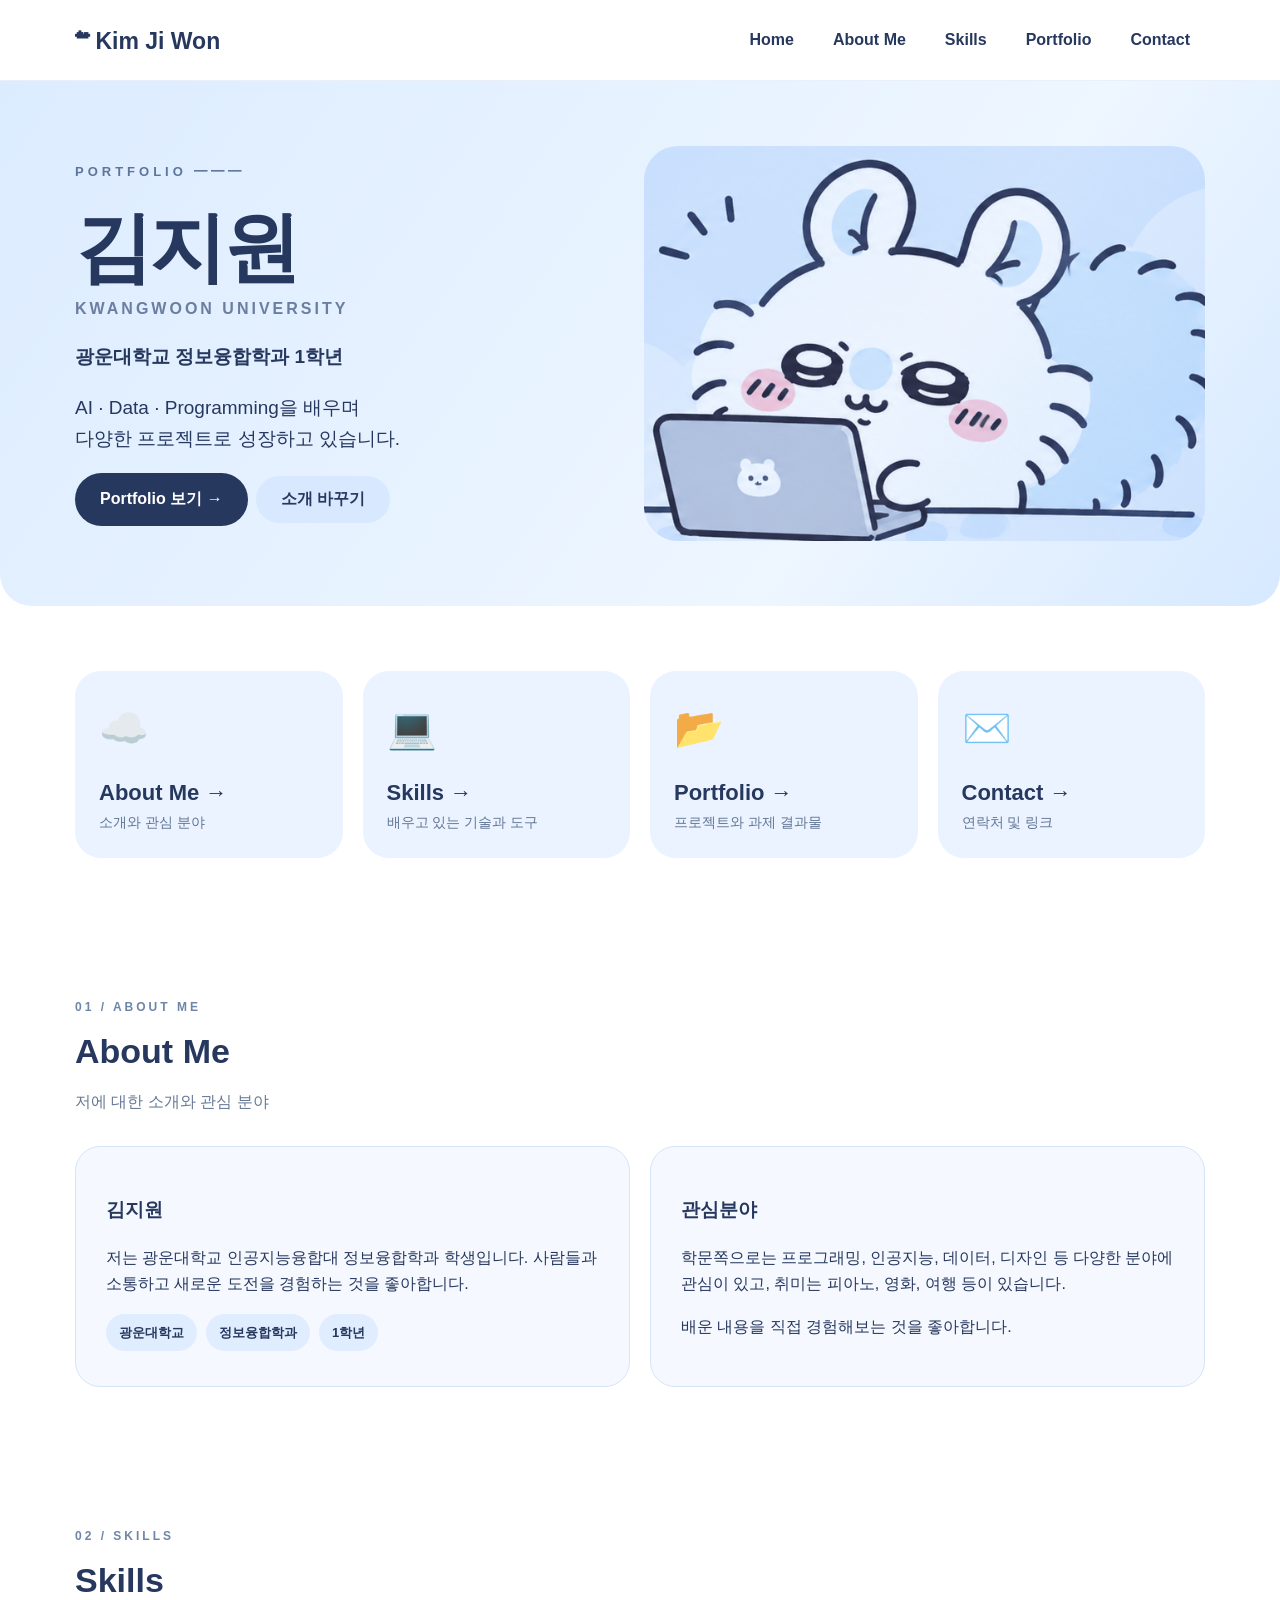
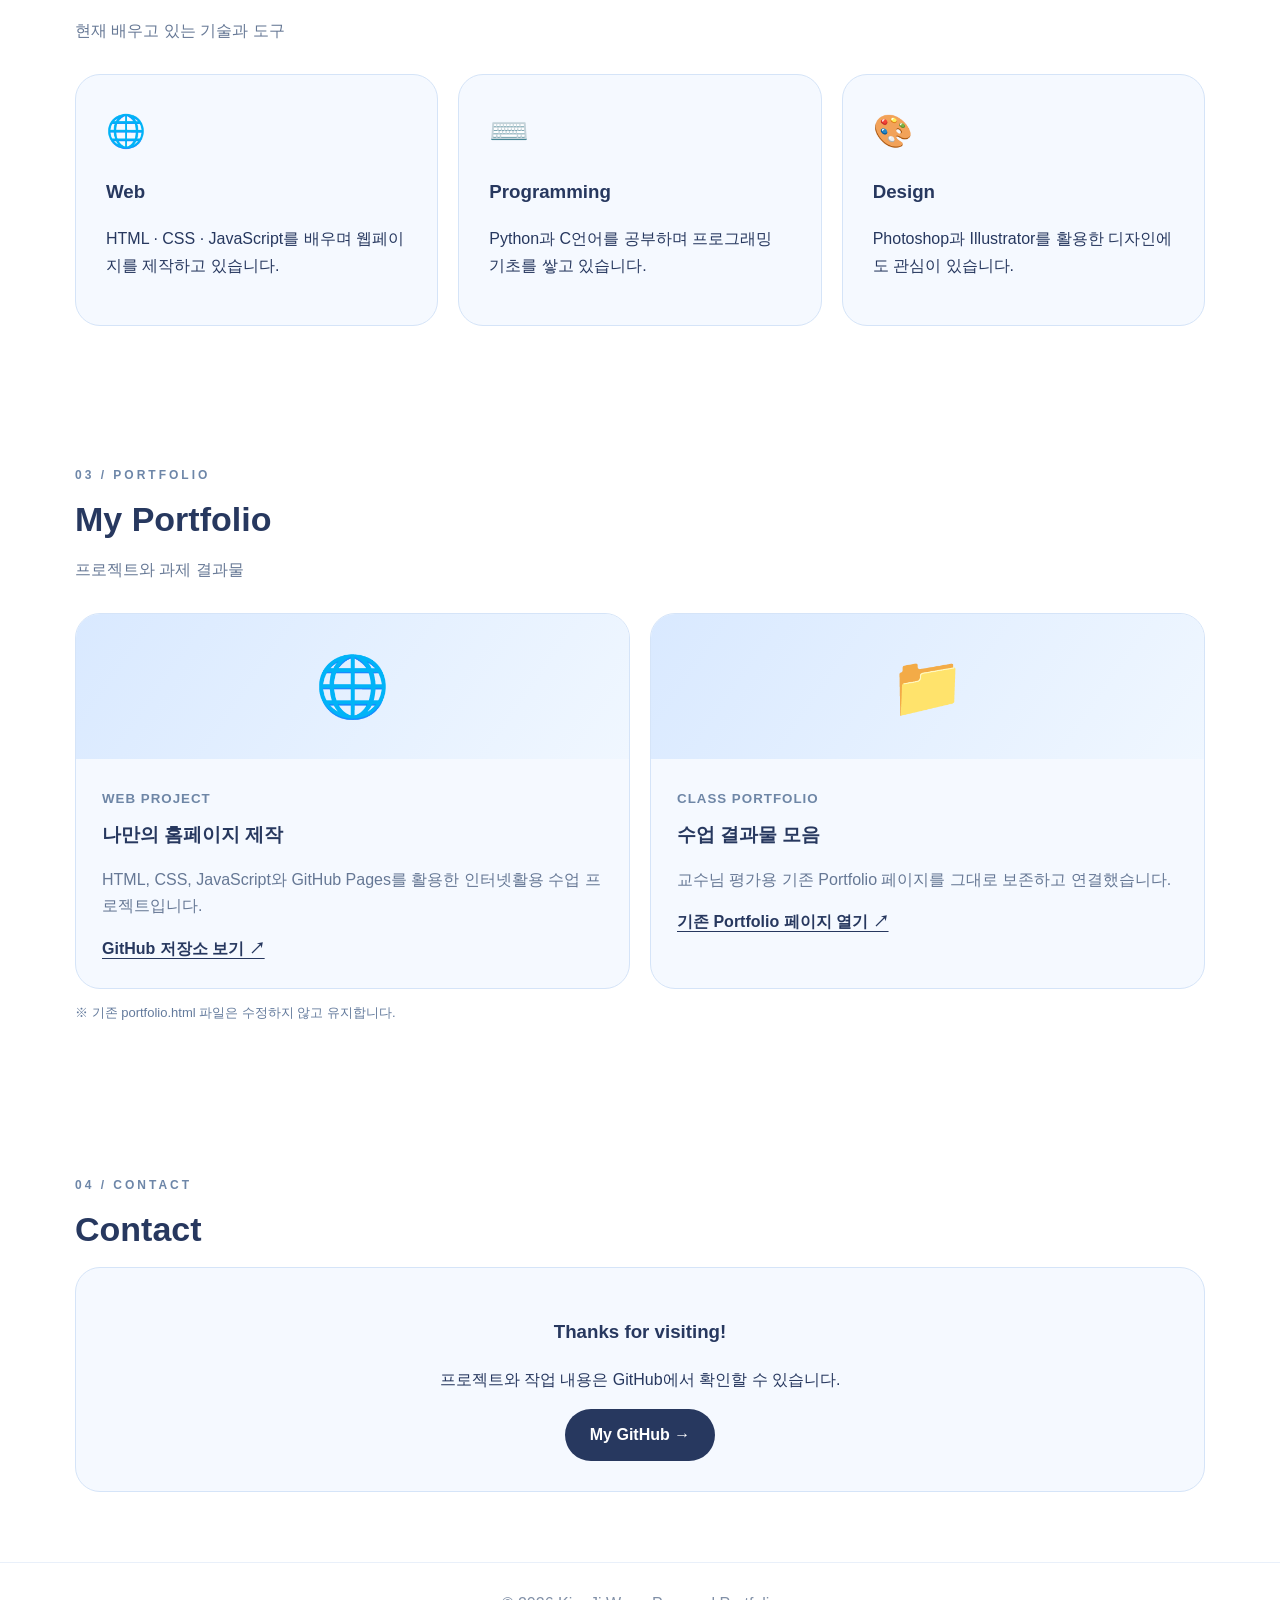
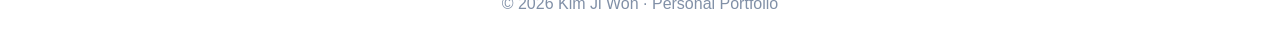
<file: index.html>
<!DOCTYPE html>
<html lang="ko">
<head>
<meta charset="UTF-8">
<meta name="viewport" content="width=device-width, initial-scale=1.0">
<title>김지원 | Portfolio</title>
<style>
/* 전체 디자인: 하늘색 + 남색 */
:root{--navy:#27385f;--blue:#dcecff;--light:#f4f9ff;--line:#d5e4f8;--muted:#667895}
*{box-sizing:border-box}html{scroll-behavior:smooth}body{margin:0;color:var(--navy);font-family:'Segoe UI','Malgun Gothic',sans-serif;background:#fff;line-height:1.65}a{text-decoration:none;color:inherit}
nav{position:sticky;top:0;z-index:10;background:#ffffffed;backdrop-filter:blur(12px);border-bottom:1px solid #eaf0fa}.nav-inner{max-width:1180px;margin:auto;padding:17px 25px;display:flex;align-items:center;justify-content:space-between;gap:20px}.logo{font-size:23px;font-weight:900;white-space:nowrap}.logo span{font-size:28px}.links{display:flex;gap:9px;flex-wrap:wrap}.links a{padding:8px 15px;border-radius:22px;font-weight:700}.links a:hover,.links a:focus{background:#dceaff}
.hero{background:linear-gradient(125deg,#dcecff 0%,#eef6ff 68%,#d6e9ff 100%);border-radius:0 0 32px 32px;overflow:hidden}.hero-inner{max-width:1180px;margin:auto;min-height:490px;padding:65px 25px;display:grid;grid-template-columns:1fr 1.05fr;align-items:center;gap:35px}.eyebrow{font-size:13px;font-weight:800;letter-spacing:4px;color:#5e759b}.hero h1{font-size:clamp(48px,6vw,83px);line-height:1.15;letter-spacing:-3px;margin:20px 0 5px}.university{font-weight:800;letter-spacing:3px;color:#6a7e9f}.hero p{font-size:19px;max-width:480px}.hero-visual{position:relative}.hero-visual img{width:100%;border-radius:34px;mix-blend-mode:multiply;display:block}.btn{display:inline-block;background:var(--navy);color:white;border:0;border-radius:40px;padding:13px 25px;font-size:16px;font-weight:700;cursor:pointer}.btn:hover{background:#415a8a}.btn-secondary{background:#d8e9ff;color:var(--navy);margin-left:8px}.btn-secondary:hover{background:#c3dbfb}
main{max-width:1180px;margin:auto;padding:0 25px}section{padding:70px 0;scroll-margin-top:85px}.section-label{color:#6d86a8;letter-spacing:3px;font-size:12px;font-weight:800}.section-title{font-size:34px;margin:5px 0 10px}.sub{color:var(--muted);margin:0 0 30px}.quick-grid{display:grid;grid-template-columns:repeat(4,1fr);gap:20px;margin-top:-5px}.quick{display:block;background:#eaf3ff;border-radius:26px;padding:24px;transition:transform .2s,box-shadow .2s}.quick:hover{transform:translateY(-5px);box-shadow:0 10px 25px #b2c8e550}.quick .face{font-size:40px}.quick h3{font-size:22px;margin:14px 0 0}.quick p{margin:0;color:#617593;font-size:14px}.panel{background:#f5f9ff;border:1px solid var(--line);border-radius:25px;padding:30px}.two{display:grid;grid-template-columns:1fr 1fr;gap:20px}.tags{display:flex;gap:9px;flex-wrap:wrap}.tag{background:#e0edff;border-radius:30px;padding:8px 13px;font-size:13px;font-weight:700}.skills-grid{display:grid;grid-template-columns:repeat(3,1fr);gap:20px}.skill-icon{font-size:32px}.portfolio-grid{display:grid;grid-template-columns:repeat(2,1fr);gap:20px}.project{overflow:hidden;padding:0}.project-top{background:linear-gradient(125deg,#d9e9ff,#f0f7ff);height:145px;display:flex;justify-content:center;align-items:center;font-size:60px}.project-body{padding:26px}.project small{font-weight:800;color:#6e86a6;letter-spacing:1px}.project h3{margin:8px 0}.project p{color:var(--muted)}.project a{font-weight:800;text-decoration:underline;text-underline-offset:4px}.note{font-size:13px;color:#637a9c}.contact-panel{text-align:center}footer{text-align:center;padding:28px;color:#8190a7;border-top:1px solid #e9f0fa}
@media(max-width:800px){.hero-inner{grid-template-columns:1fr;padding-top:48px}.hero-visual{max-width:540px}.quick-grid{grid-template-columns:repeat(2,1fr)}.skills-grid{grid-template-columns:1fr}.two,.portfolio-grid{grid-template-columns:1fr}.nav-inner{flex-direction:column}.links{justify-content:center;gap:0}.links a{font-size:13px;padding:7px 10px}.hero h1{font-size:52px}}@media(max-width:450px){.quick-grid{grid-template-columns:1fr 1fr;gap:10px}.quick{padding:16px}.quick h3{font-size:18px}.quick p{font-size:12px}.hero p{font-size:16px}.section-title{font-size:28px}}
</style>
</head>
<body>
<!-- 상단 메뉴 -->
<nav><div class="nav-inner"><a class="logo" href="#home"><span>☁</span> Kim Ji Won</a><div class="links"><a href="#home">Home</a><a href="#about">About Me</a><a href="#skills">Skills</a><a href="#portfolio">Portfolio</a><a href="#contact">Contact</a></div></div></nav>
<!-- 첫 화면 -->
<header class="hero" id="home"><div class="hero-inner"><div><div class="eyebrow">PORTFOLIO ━━━</div><h1>김지원</h1><div class="university">KWANGWOON UNIVERSITY</div><p><strong>광운대학교 정보융합학과 1학년</strong></p><p id="introText">AI · Data · Programming을 배우며<br>다양한 프로젝트로 성장하고 있습니다.</p><a class="btn" href="#portfolio">Portfolio 보기 →</a><button class="btn btn-secondary" id="changeIntro" type="button">소개 바꾸기</button></div><div class="hero-visual"><img src="momonga-hero.png" alt="하늘색 배경의 귀여운 흰색 캐릭터가 노트북을 사용하는 그림"></div></div></header>
<main>
<!-- 빠른 메뉴 -->
<section aria-label="바로가기"><div class="quick-grid"><a class="quick" href="#about"><div class="face">☁️</div><h3>About Me →</h3><p>소개와 관심 분야</p></a><a class="quick" href="#skills"><div class="face">💻</div><h3>Skills →</h3><p>배우고 있는 기술과 도구</p></a><a class="quick" href="#portfolio"><div class="face">📂</div><h3>Portfolio →</h3><p>프로젝트와 과제 결과물</p></a><a class="quick" href="#contact"><div class="face">✉️</div><h3>Contact →</h3><p>연락처 및 링크</p></a></div></section>
<section id="about"><div class="section-label">01 / ABOUT ME</div><h2 class="section-title">About Me</h2><p class="sub">저에 대한 소개와 관심 분야</p><div class="two"><div class="panel"><h3>김지원</h3><p>저는 광운대학교 인공지능융합대 정보융합학과 학생입니다. 사람들과 소통하고 새로운 도전을 경험하는 것을 좋아합니다.</p><div class="tags"><span class="tag">광운대학교</span><span class="tag">정보융합학과</span><span class="tag">1학년</span></div></div><div class="panel"><h3>관심분야</h3><p>학문쪽으로는 프로그래밍, 인공지능, 데이터, 디자인 등 다양한 분야에 관심이 있고, 취미는 피아노, 영화, 여행 등이 있습니다.</p><p>배운 내용을 직접 경험해보는 것을 좋아합니다.</p></div></div></section>
<section id="skills"><div class="section-label">02 / SKILLS</div><h2 class="section-title">Skills</h2><p class="sub">현재 배우고 있는 기술과 도구</p><div class="skills-grid"><div class="panel"><div class="skill-icon">🌐</div><h3>Web</h3><p>HTML · CSS · JavaScript를 배우며 웹페이지를 제작하고 있습니다.</p></div><div class="panel"><div class="skill-icon">⌨️</div><h3>Programming</h3><p>Python과 C언어를 공부하며 프로그래밍 기초를 쌓고 있습니다.</p></div><div class="panel"><div class="skill-icon">🎨</div><h3>Design</h3><p>Photoshop과 Illustrator를 활용한 디자인에도 관심이 있습니다.</p></div></div></section>
<!-- 교수님 평가용: 포트폴리오 섹션을 삭제하지 마세요. 기존 과제 링크는 확인 후 이곳에 추가하세요. -->
<section id="portfolio"><div class="section-label">03 / PORTFOLIO</div><h2 class="section-title">My Portfolio</h2><p class="sub">프로젝트와 과제 결과물</p><div class="portfolio-grid"><article class="panel project"><div class="project-top">🌐</div><div class="project-body"><small>WEB PROJECT</small><h3>나만의 홈페이지 제작</h3><p>HTML, CSS, JavaScript와 GitHub Pages를 활용한 인터넷활용 수업 프로젝트입니다.</p><a href="https://github.com/gimjiwon2017-lab/myhomepage" target="_blank" rel="noopener noreferrer">GitHub 저장소 보기 ↗</a></div></article><article class="panel project"><div class="project-top">📁</div><div class="project-body"><small>CLASS PORTFOLIO</small><h3>수업 결과물 모음</h3><p>교수님 평가용 기존 Portfolio 페이지를 그대로 보존하고 연결했습니다.</p><a href="portfolio.html">기존 Portfolio 페이지 열기 ↗</a></div></article></div><p class="note">※ 기존 portfolio.html 파일은 수정하지 않고 유지합니다.</p></section>
<section id="contact"><div class="section-label">04 / CONTACT</div><h2 class="section-title">Contact</h2><div class="panel contact-panel"><h3>Thanks for visiting!</h3><p>프로젝트와 작업 내용은 GitHub에서 확인할 수 있습니다.</p><a class="btn" href="https://github.com/gimjiwon2017-lab" target="_blank" rel="noopener noreferrer">My GitHub →</a></div></section>
</main><footer>© 2026 Kim Ji Won · Personal Portfolio</footer>
<script>
// JavaScript: 버튼을 누를 때마다 자기소개 문구 변경
const messages=['AI · Data · Programming을 배우며 다양한 프로젝트로 성장하고 있습니다.','새로운 기술을 배우고 직접 만들어 보는 것을 좋아합니다.','프로그래밍과 디자인을 연결하는 다양한 작업에 관심이 있습니다.'];
let messageIndex=0;
document.getElementById('changeIntro').addEventListener('click',function(){messageIndex=(messageIndex+1)%messages.length;document.getElementById('introText').textContent=messages[messageIndex];});
</script>
</body>
</html>
</file>
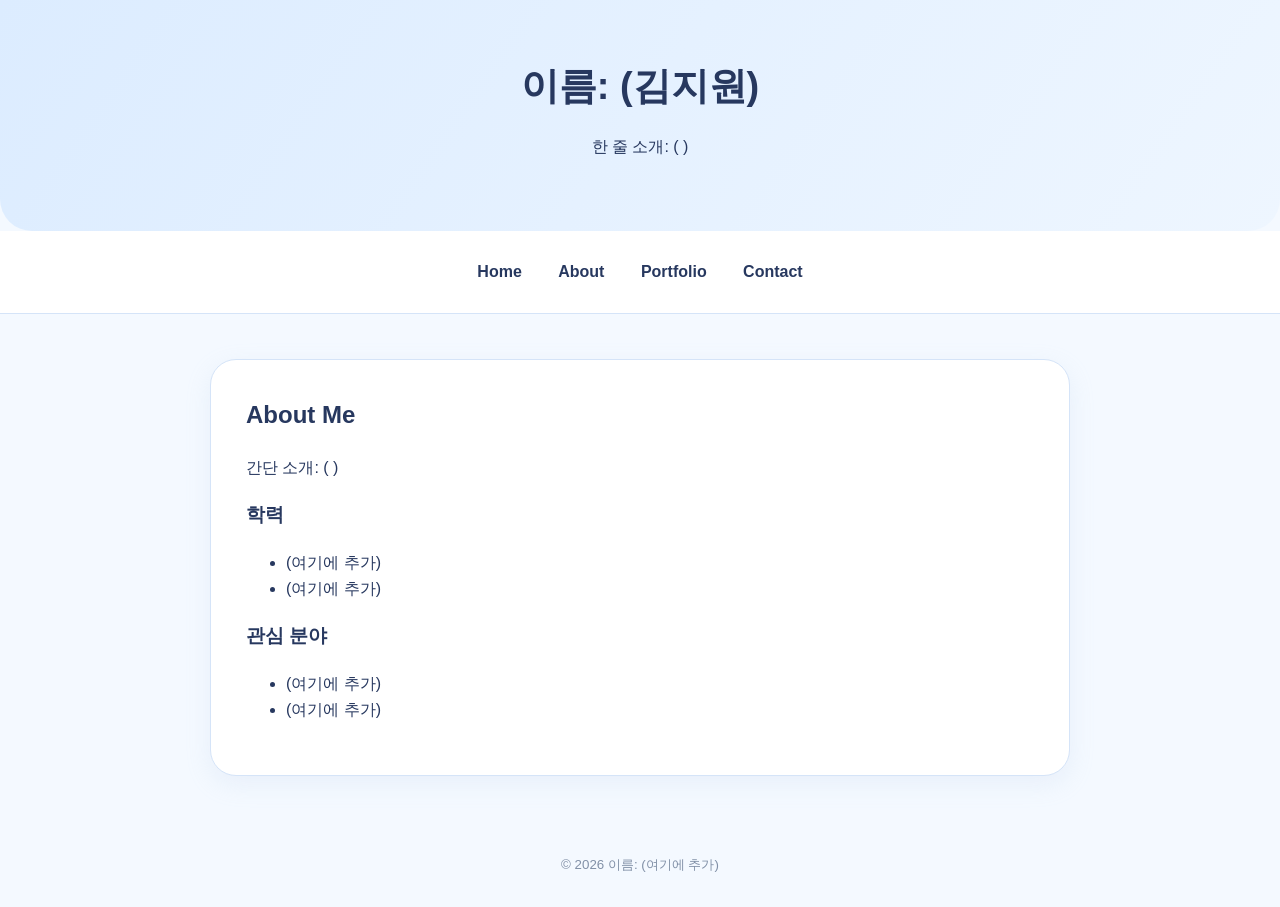
<file: about.html>
<!DOCTYPE html>
<html lang="ko">
<head>
  <meta charset="UTF-8" />
  <meta name="viewport" content="width=device-width, initial-scale=1.0"/>
  <title>인터넷활용 실습 템플릿</title>
  <link rel="stylesheet" href="momonga.css">
</head>
<body>
<header>
  <h1>이름: (김지원)</h1>
  <p class="subtitle">한 줄 소개: (  )</p>
</header>
<nav>
  <a href="index.html">Home</a>
  <a href="about.html">About</a>
  <a href="portfolio.html">Portfolio</a>
  <a href="contact.html">Contact</a>
</nav>
<main class="container">
<section>
  <h2>About Me</h2>
  <p>간단 소개: (  )</p>
  <h3>학력</h3>
  <ul>
    <li>(여기에 추가)</li>
    <li>(여기에 추가)</li>
  </ul>
  <h3>관심 분야</h3>
  <ul>
    <li>(여기에 추가)</li>
    <li>(여기에 추가)</li>
  </ul>
</section>
</main>
<footer>
  <small>&copy; <span id="year"></span> 이름: (여기에 추가)</small>
</footer>
<script src="script.js"></script>
</body>
</html>
</file>
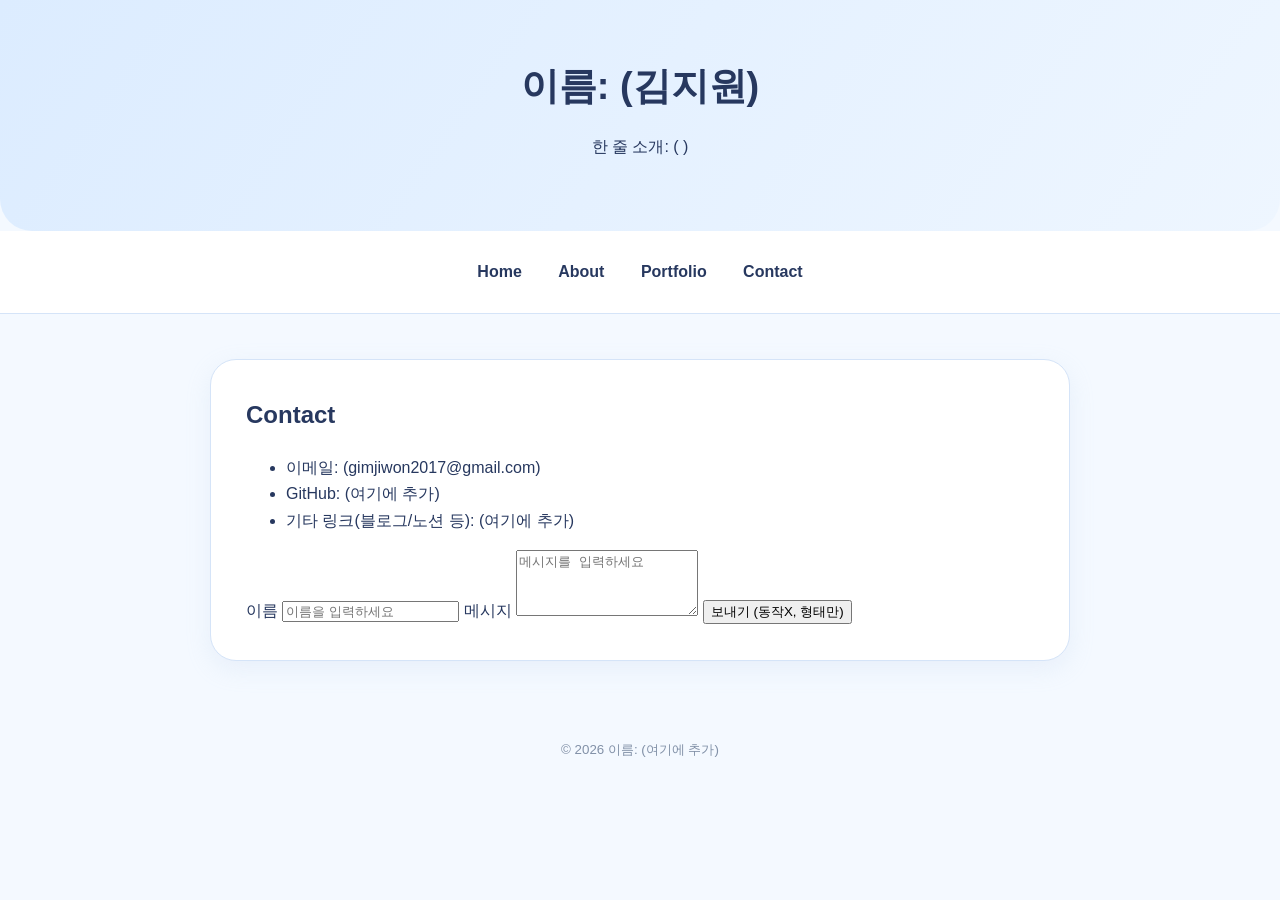
<file: contact.html>
<!DOCTYPE html>
<html lang="ko">
<head>
  <meta charset="UTF-8" />
  <meta name="viewport" content="width=device-width, initial-scale=1.0"/>
  <title>인터넷활용 실습 템플릿</title>
  <link rel="stylesheet" href="momonga.css">
</head>
<body>
<header>
  <h1>이름: (김지원)</h1>
  <p class="subtitle">한 줄 소개: (  )</p>
</header>
<nav>
  <a href="index.html">Home</a>
  <a href="about.html">About</a>
  <a href="portfolio.html">Portfolio</a>
  <a href="contact.html">Contact</a>
</nav>
<main class="container">
<section>
  <h2>Contact</h2>
  <ul>
    <li>이메일: (gimjiwon2017@gmail.com)</li>
    <li>GitHub: (여기에 추가)</li>
    <li>기타 링크(블로그/노션 등): (여기에 추가)</li>
  </ul>
  <!-- 아래는 정말 기본 예시 폼입니다. JS 없이도 동작하지 않아도 되며, 형태만 제공합니다. -->
  <form class="contact-form" onsubmit="return false;">
    <label>이름</label>
    <input type="text" placeholder="이름을 입력하세요">
    <label>메시지</label>
    <textarea rows="4" placeholder="메시지를 입력하세요"></textarea>
    <button type="submit">보내기 (동작X, 형태만)</button>
  </form>
</section>
</main>
<footer>
  <small>&copy; <span id="year"></span> 이름: (여기에 추가)</small>
</footer>
<script src="script.js"></script>
</body>
</html>
</file>
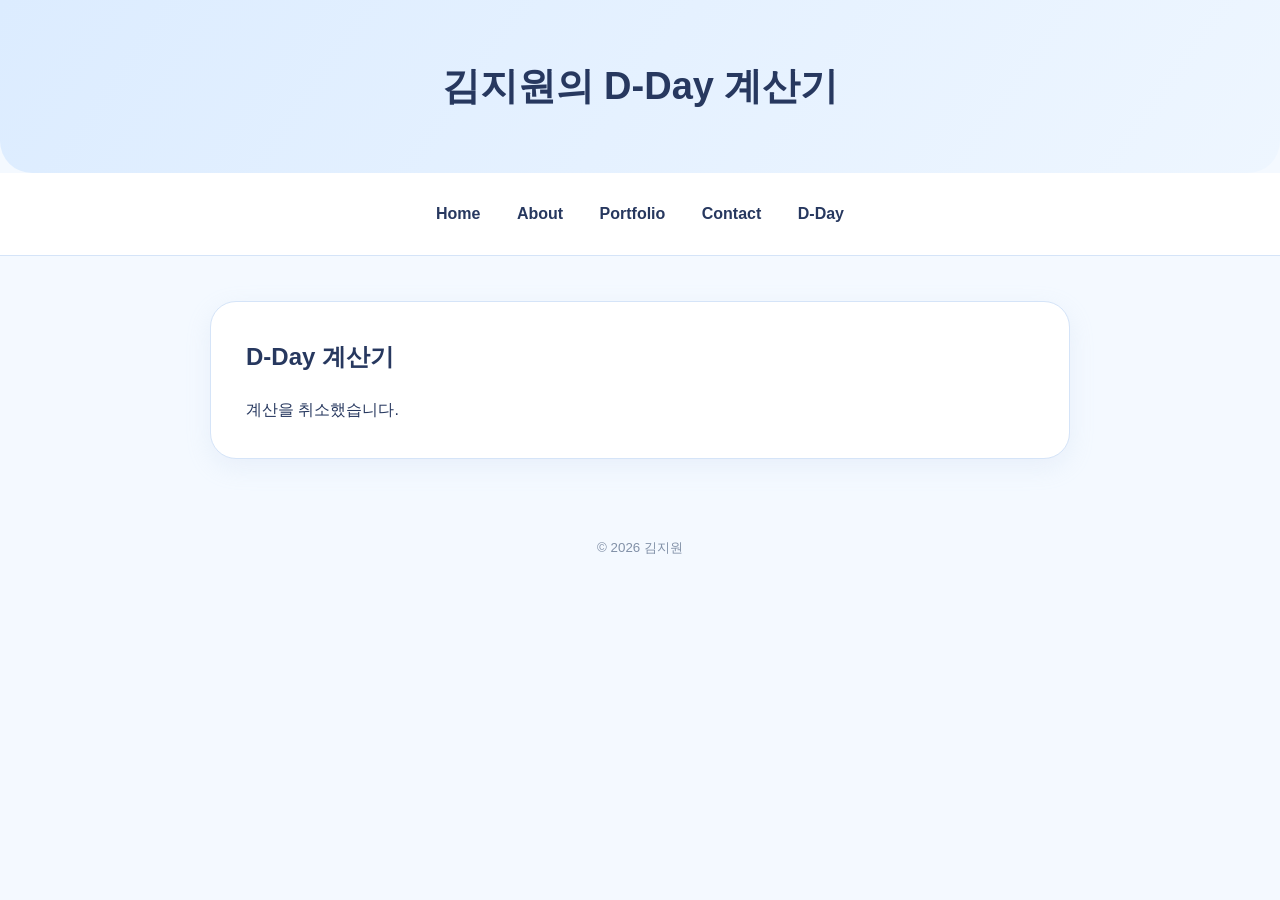
<file: dday.html>
<!DOCTYPE html>
<html lang="ko">
<head>
    <meta charset="UTF-8">
    <meta name="viewport" content="width=device-width, initial-scale=1.0">
    <title>D-Day 계산기</title>
    <link rel="stylesheet" href="momonga.css">
</head>
<body>
    <header>
        <h1>김지원의 D-Day 계산기</h1>
    </header>

    <nav>
        <a href="index.html">Home</a>
        <a href="about.html">About</a>
        <a href="portfolio.html">Portfolio</a>
        <a href="contact.html">Contact</a>
        <a href="dday.html">D-Day</a>
    </nav>

    <main class="container">
        <section>
            <h2>D-Day 계산기</h2>

            <script>
                let now = new Date();
                now.setHours(0, 0, 0, 0);

                let yearStr = prompt("연도를 입력하세요.");
                let monthStr = prompt("월을 입력하세요.");
                let dayStr = prompt("일을 입력하세요.");

                if (!yearStr) {
                    document.write("계산을 취소했습니다.");
                }
                else {
                    let year = parseInt(yearStr);
                    let month = parseInt(monthStr);
                    let day = parseInt(dayStr);

                    let targetDate = new Date(year, month - 1, day);

                    let diff = targetDate.getTime() - now.getTime();

                    let days = Math.ceil(Math.abs(diff) / (1000 * 60 * 60 * 24));

                    if (diff > 0) {
                        document.write("D-" + days);
                    }
                    else if (diff < 0) {
                        document.write("D+" + days);
                    }
                    else {
                        document.write("D-Day");
                    }
                }
            </script>
        </section>
    </main>

    <footer>
        <small>&copy; <span id="year"></span> 김지원</small>
    </footer>

    <script src="script.js"></script>
</body>
</html>
</file>
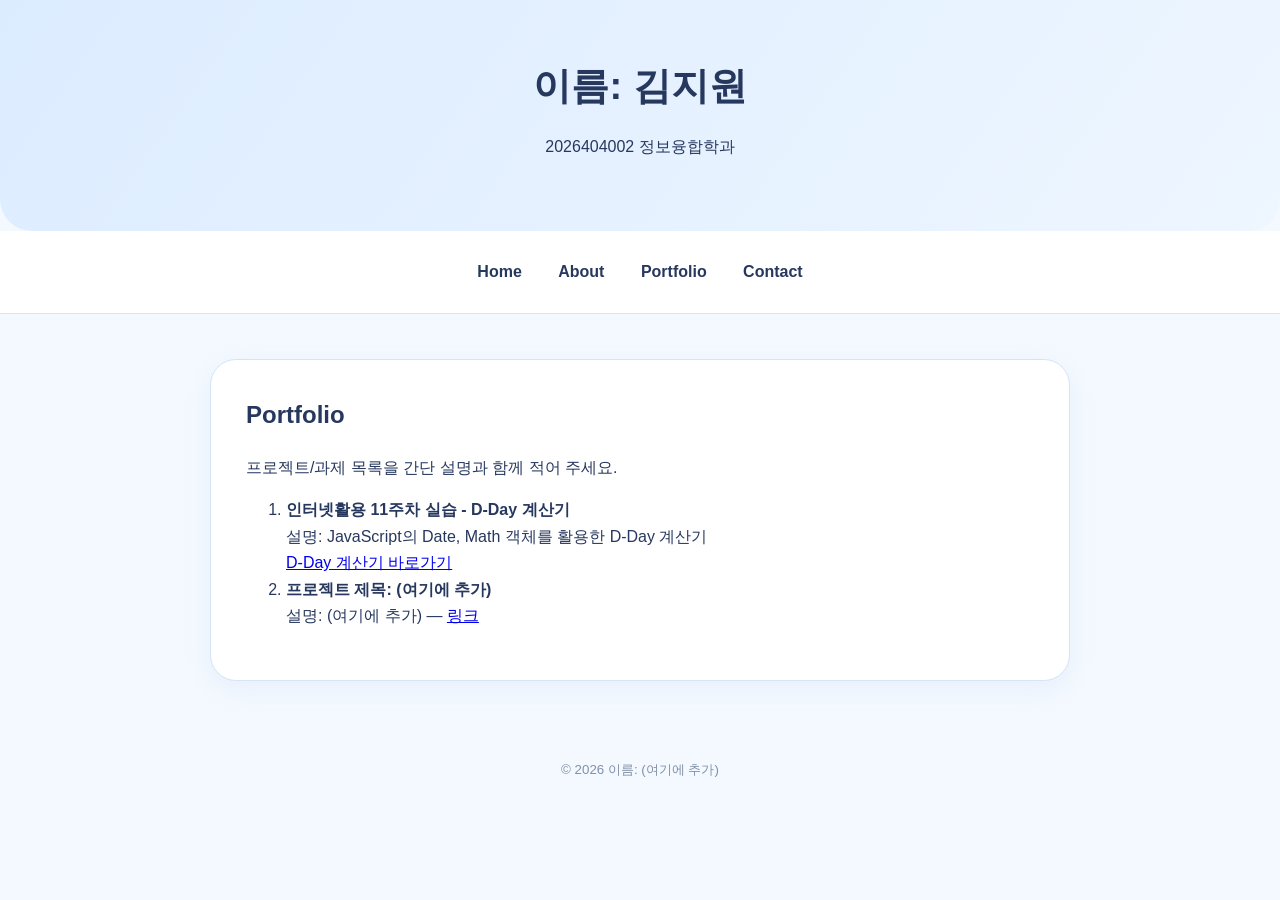
<file: portfolio.html>
<!DOCTYPE html>
<html lang="ko">
<head>
  <meta charset="UTF-8" />
  <meta name="viewport" content="width=device-width, initial-scale=1.0"/>
  <title>인터넷활용 실습 템플릿</title>
  <link rel="stylesheet" href="momonga.css">
</head>
<body>
<header>
  <h1>이름: 김지원</h1>
  <p class="subtitle">2026404002 정보융합학과</p>
</header>
<nav>
  <a href="index.html">Home</a>
  <a href="about.html">About</a>
  <a href="portfolio.html">Portfolio</a>
  <a href="contact.html">Contact</a>
</nav>
<main class="container">
<section>
  <h2>Portfolio</h2>
  <p>프로젝트/과제 목록을 간단 설명과 함께 적어 주세요.</p>
  <ol>
    <li>
      <strong>인터넷활용 11주차 실습 - D-Day 계산기</strong><br>
      설명: JavaScript의 Date, Math 객체를 활용한 D-Day 계산기<br>
      <a href="dday.html">D-Day 계산기 바로가기</a>
    </li>
    <li>
      <strong>프로젝트 제목: (여기에 추가)</strong><br>
      설명: (여기에 추가) — <a href="(깃허브 또는 배포 링크)">링크</a>
    </li>
  </ol>
</section>
</main>
<footer>
  <small>&copy; <span id="year"></span> 이름: (여기에 추가)</small>
</footer>
<script src="script.js"></script>
</body>
</html>
</file>
<file: momonga.css>
:root {
    --navy: #27385f;
    --blue: #dcecff;
    --light: #f4f9ff;
    --line: #d5e4f8;
}

* {
    box-sizing: border-box;
}

body {
    margin: 0;
    background: #f4f9ff;
    color: var(--navy);
    font-family: 'Segoe UI', 'Malgun Gothic', sans-serif;
    line-height: 1.65;
}

header {
    background: linear-gradient(125deg, #dcecff, #eef6ff);
    padding: 55px 20px;
    text-align: center;
    border-radius: 0 0 32px 32px;
}

header h1 {
    font-size: 38px;
    margin: 0;
}

nav {
    background: white;
    padding: 20px;
    text-align: center;
    border-bottom: 1px solid var(--line);
}

nav a {
    display: inline-block;
    color: var(--navy);
    text-decoration: none;
    font-weight: bold;
    padding: 8px 16px;
    border-radius: 22px;
}

nav a:hover {
    background: var(--blue);
}

main.container {
    max-width: 900px;
    margin: 45px auto;
    padding: 0 20px;
}

main section {
    background: white;
    border: 1px solid var(--line);
    border-radius: 26px;
    padding: 35px;
    box-shadow: 0 8px 25px #b2c8e530;
}

main h2 {
    margin-top: 0;
}

footer {
    text-align: center;
    padding: 30px;
    color: #8190a7;
}

@media (max-width: 600px) {
    header h1 {
        font-size: 28px;
    }

    nav a {
        padding: 7px 10px;
        font-size: 14px;
    }

    main section {
        padding: 22px;
    }
}
</file>
